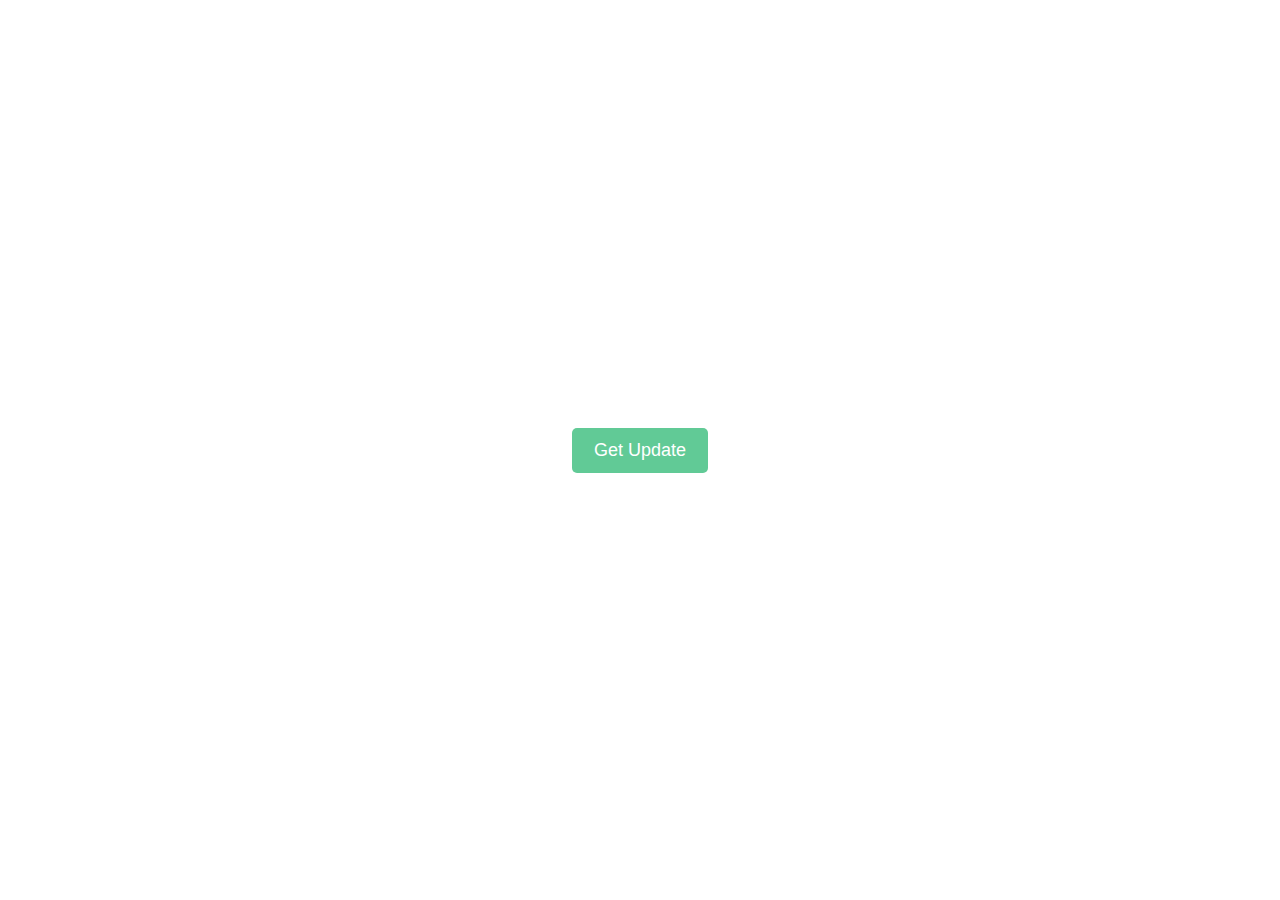
<file: 卡片弹出效果/index.html>
<!DOCTYPE html>
<html lang="zh">

<head>
    <meta charset="UTF-8">
    <meta http-equiv="X-UA-Compatible" content="IE=edge">
    <meta name="viewport" content="width=device-width, initial-scale=1.0">
    <title>卡片弹出效果</title>
    <link rel="stylesheet" href="./index.css">
    <script src="./index.js"></script>
</head>

<body>
    <div class="card">
        <span class="close">X</span>
        <h1>Hi Bob, Welcome.</h1>
        <h1>Get our latest promotion.</h1>
        <img src="./email.svg" alt="">
        <p>Lorem, ipsum dolor sit amet consectetur adipisicing elit. Nam, accusamus !</p>
        <button>subscribe</button>
    </div>
    <button class="getUpdate">Get Update</button>
</body>

</html>
</file>
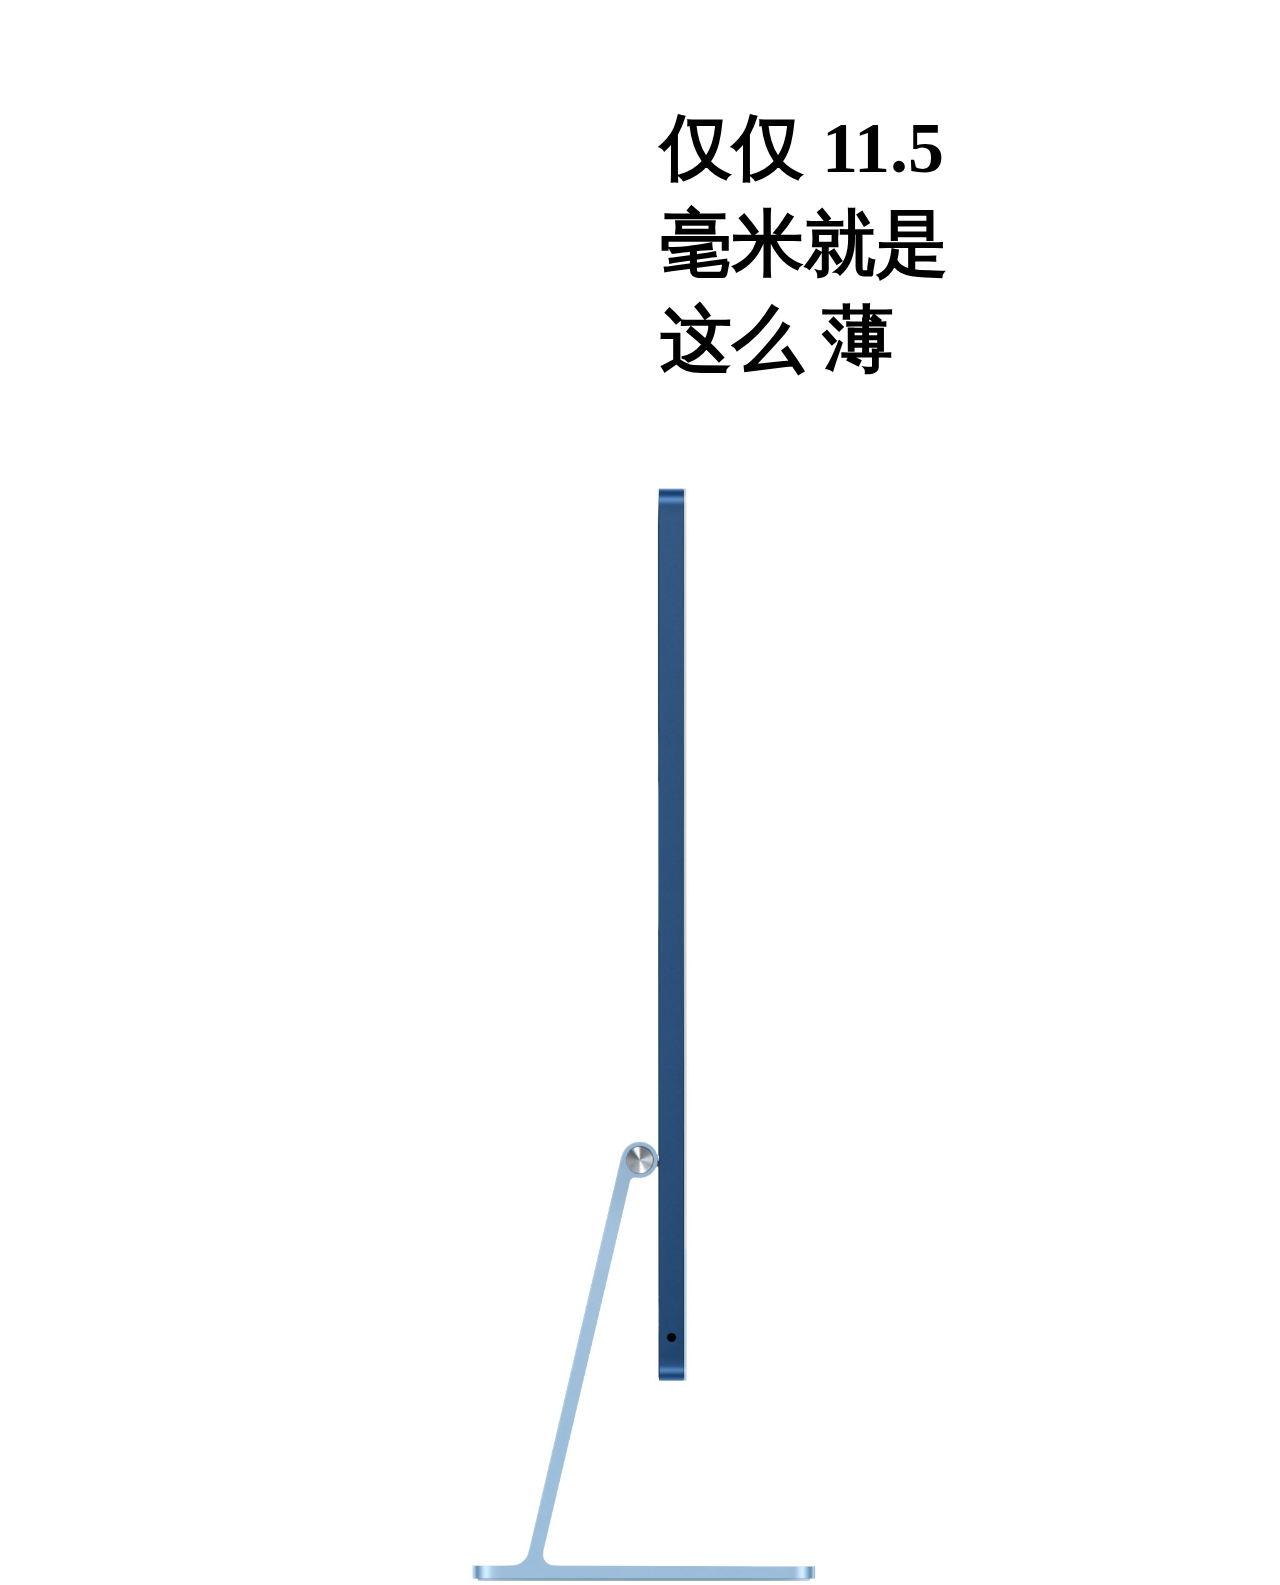
<file: 文字压缩/index.html>
<!DOCTYPE html>
<html lang="en">

<head>
    <meta charset="UTF-8">
    <meta http-equiv="X-UA-Compatible" content="IE=edge">
    <meta name="viewport" content="width=device-width, initial-scale=1.0">
    <title>文字压缩</title>
    <link rel="stylesheet" href="index.css">
    <script src="index.js"></script>
</head>

<body>
    <h2 class="title" style="--scale: 1">仅仅 11.5毫米就是这么 薄
    </h2>
    <div class="imgbox">
        <img src="./flow_startframe.jpg" alt="">
    </div>
</body>

</html>
</file>
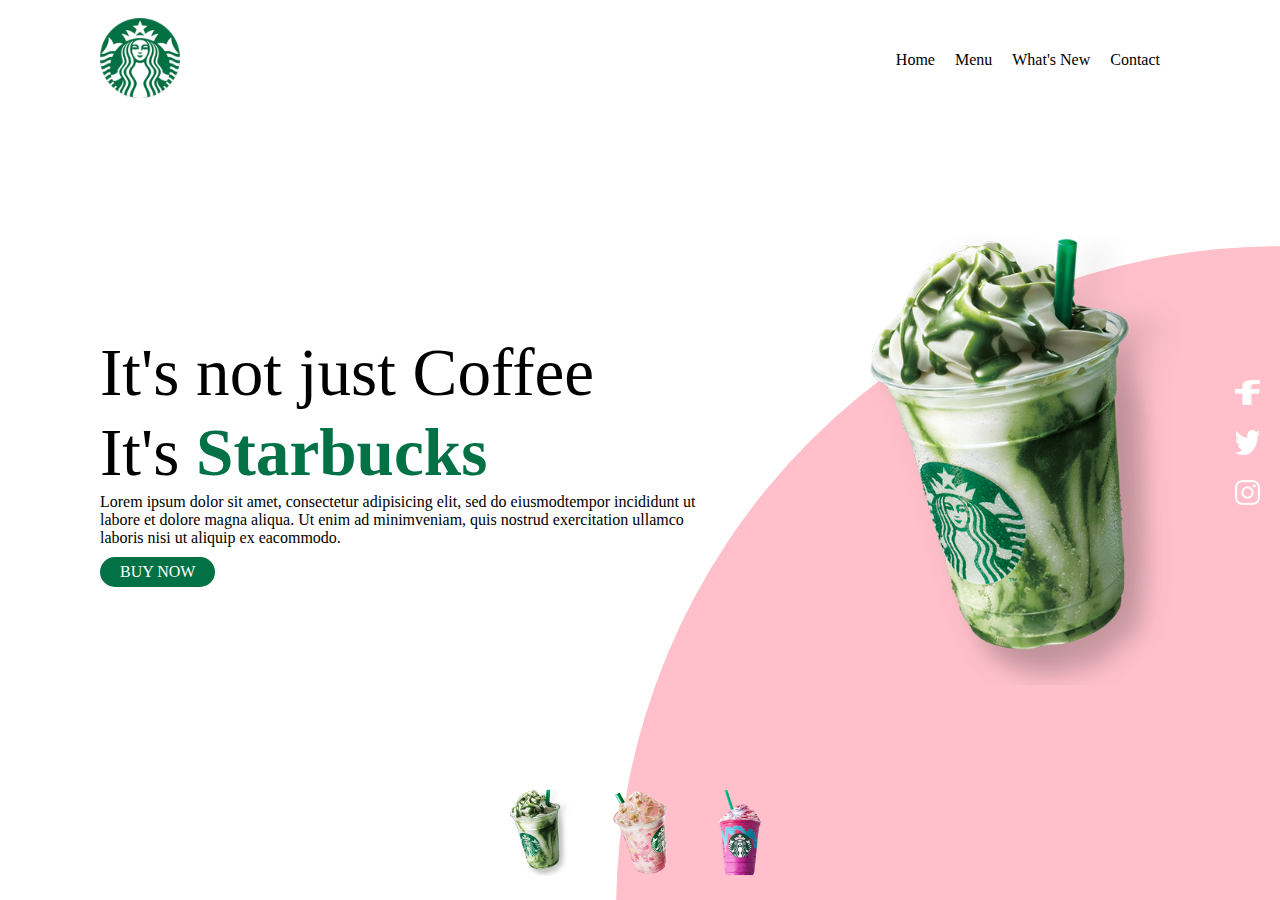
<file: 星巴克页面/index.html>
<!DOCTYPE html>
<html lang="en">

<head>
    <meta charset="UTF-8">
    <meta http-equiv="X-UA-Compatible" content="IE=edge">
    <meta name="viewport" content="width=device-width, initial-scale=1.0">
    <title>辛巴主页面</title>
    <link rel="stylesheet" href="index.css">
</head>

<body>
    <header>
        <a href="#"><img src="./images/logo.png" alt="" class="logo"></a>
        <ul>
            <li><a href="#">Home</a></li>
            <li><a href="#">Menu</a></li>
            <li><a href="#">What's New</a></li>
            <li><a href="#">Contact</a></li>
        </ul>
    </header>
    <section>
        <div class="content">
            <div>It's not just Coffee</div>
            <div>It's <span> Starbucks</span></div>
            <p>Lorem ipsum dolor sit amet, consectetur adipisicing elit, sed do eiusmodtempor incididunt ut labore et dolore magna aliqua. Ut enim ad minimveniam, quis nostrud exercitation ullamco laboris nisi ut aliquip ex eacommodo.
            </p>
            <a href="#">buy now</a>
        </div>
        <div class="cricle"></div>
        <img src="./images/img1.png" alt="" class="bigPic">
        <ul>
            <li><img src="./images/facebook.png" alt=""></li>
            <li><img src="./images/twitter.png" alt=""></li>
            <li><img src="./images/instagram.png" alt=""></li>
        </ul>
    </section>
    <ul class="small">
        <li><img src="./images/thumb1.png" alt="" onclick="changeImg('./images/img1.png','#027145')"></li>
        <li><img src="./images/thumb2.png" alt="" onclick="changeImg('./images/img2.png','#EBA5B8')"></li>
        <li><img src="./images/thumb3.png" alt="" onclick="changeImg('./images/img3.png','#93366C')"></li>
    </ul>
    <script>
        function changeImg(imgUrl, color) {
            document.querySelector('.bigPic').src = imgUrl;
            document.querySelector('.cricle').style.backgroundColor = color;
        }
    </script>
</body>

</html>
</file>
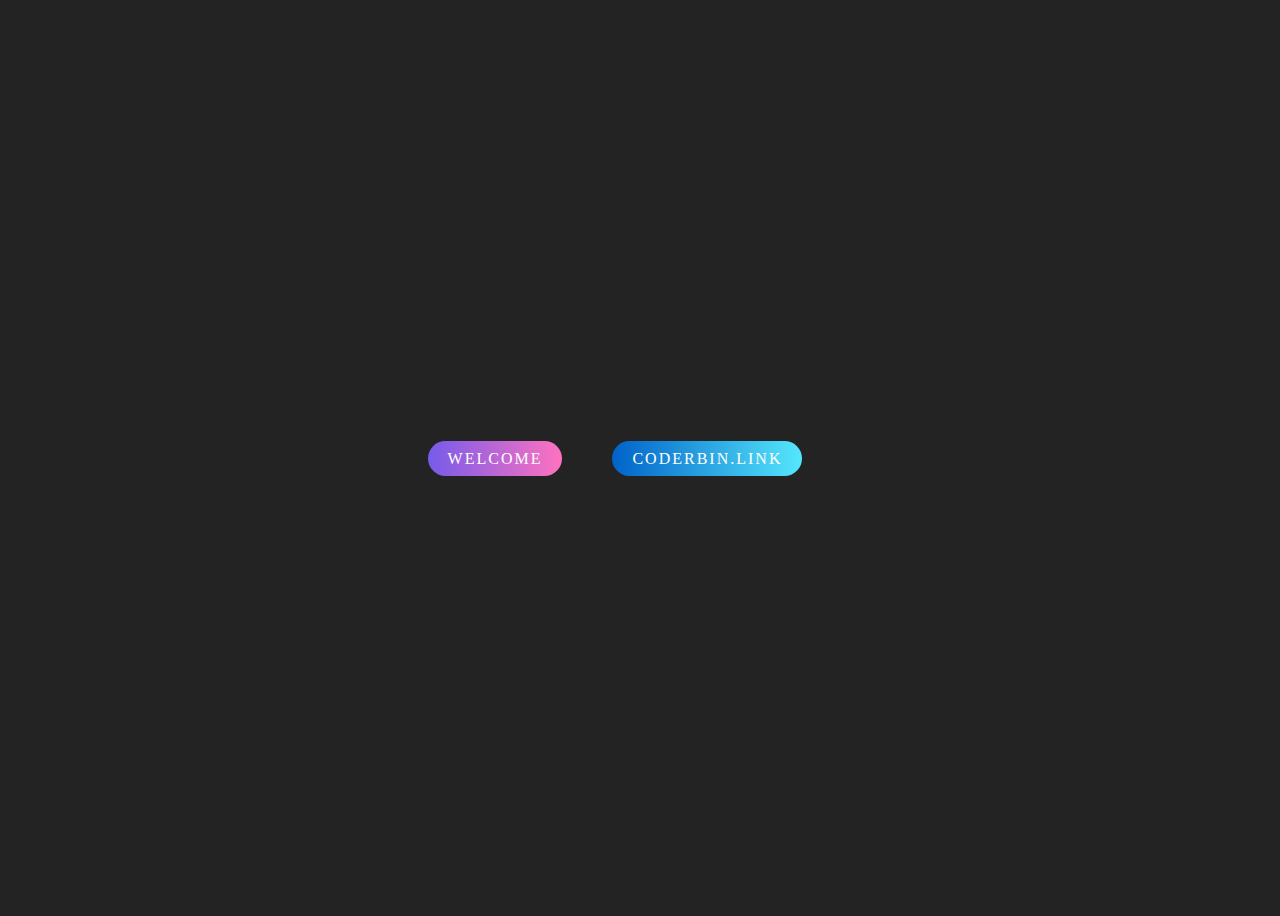
<file: 水波涟漪效果/index.html>
<!DOCTYPE html>
<html lang="zh">

<head>
    <meta charset="UTF-8">
    <meta http-equiv="X-UA-Compatible" content="IE=edge">
    <meta name="viewport" content="width=device-width, initial-scale=1.0">
    <title>水波涟漪效果</title>
    <link rel="stylesheet" href="index.css">
</head>

<body>
    <div class="box">
        <span>welcome</span>
        <span>coderbin.link</span>
    </div>
    <script>
        const spans = document.querySelectorAll('.box span');
        spans.forEach(span => {
            span.addEventListener('click', function(e) {
                let posX = e.pageX - e.target.offsetLeft;
                let posY = e.pageY - e.target.offsetTop;
                const i = document.createElement('i');
                i.style.left = posX + 'px';
                i.style.top = posY + 'px';
                this.appendChild(i);
                setTimeout(() => {
                    this.removeChild(i);
                }, 2000)

            })
        })
    </script>
</body>

</html>
</file>
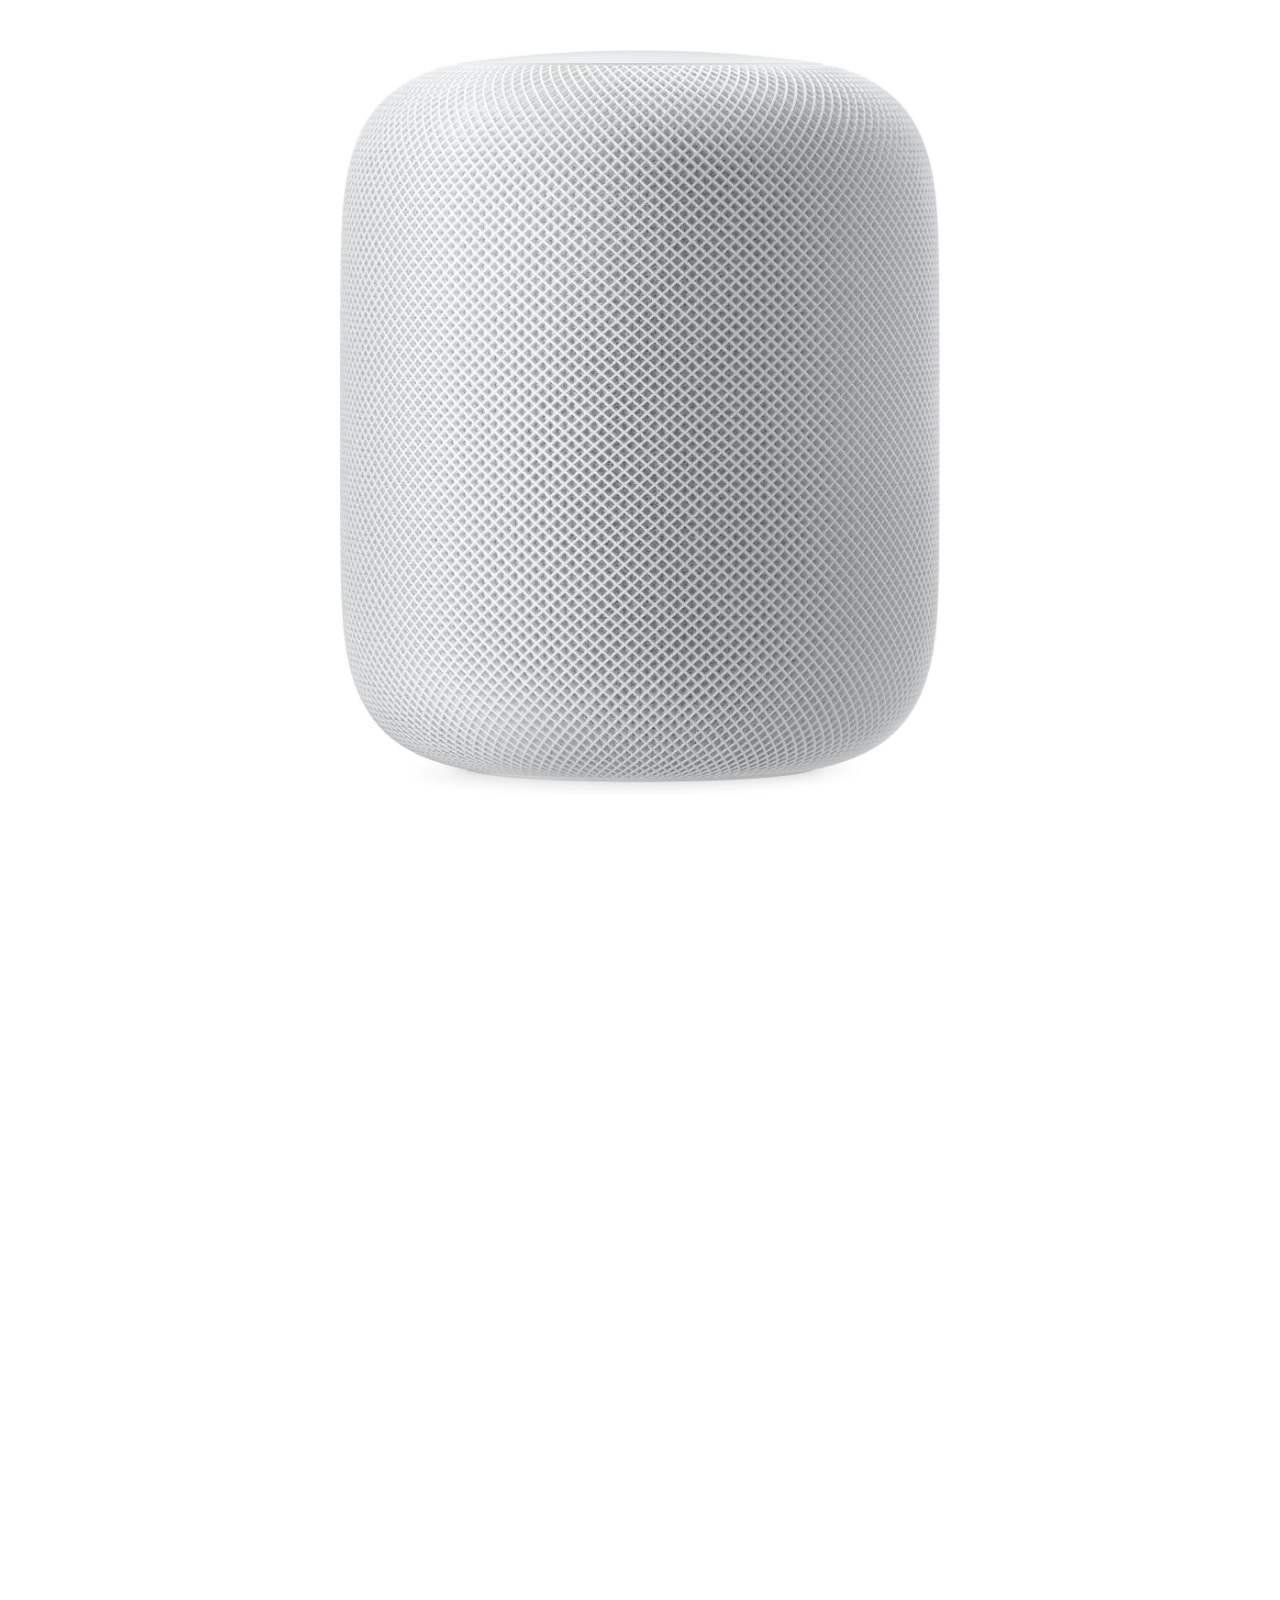
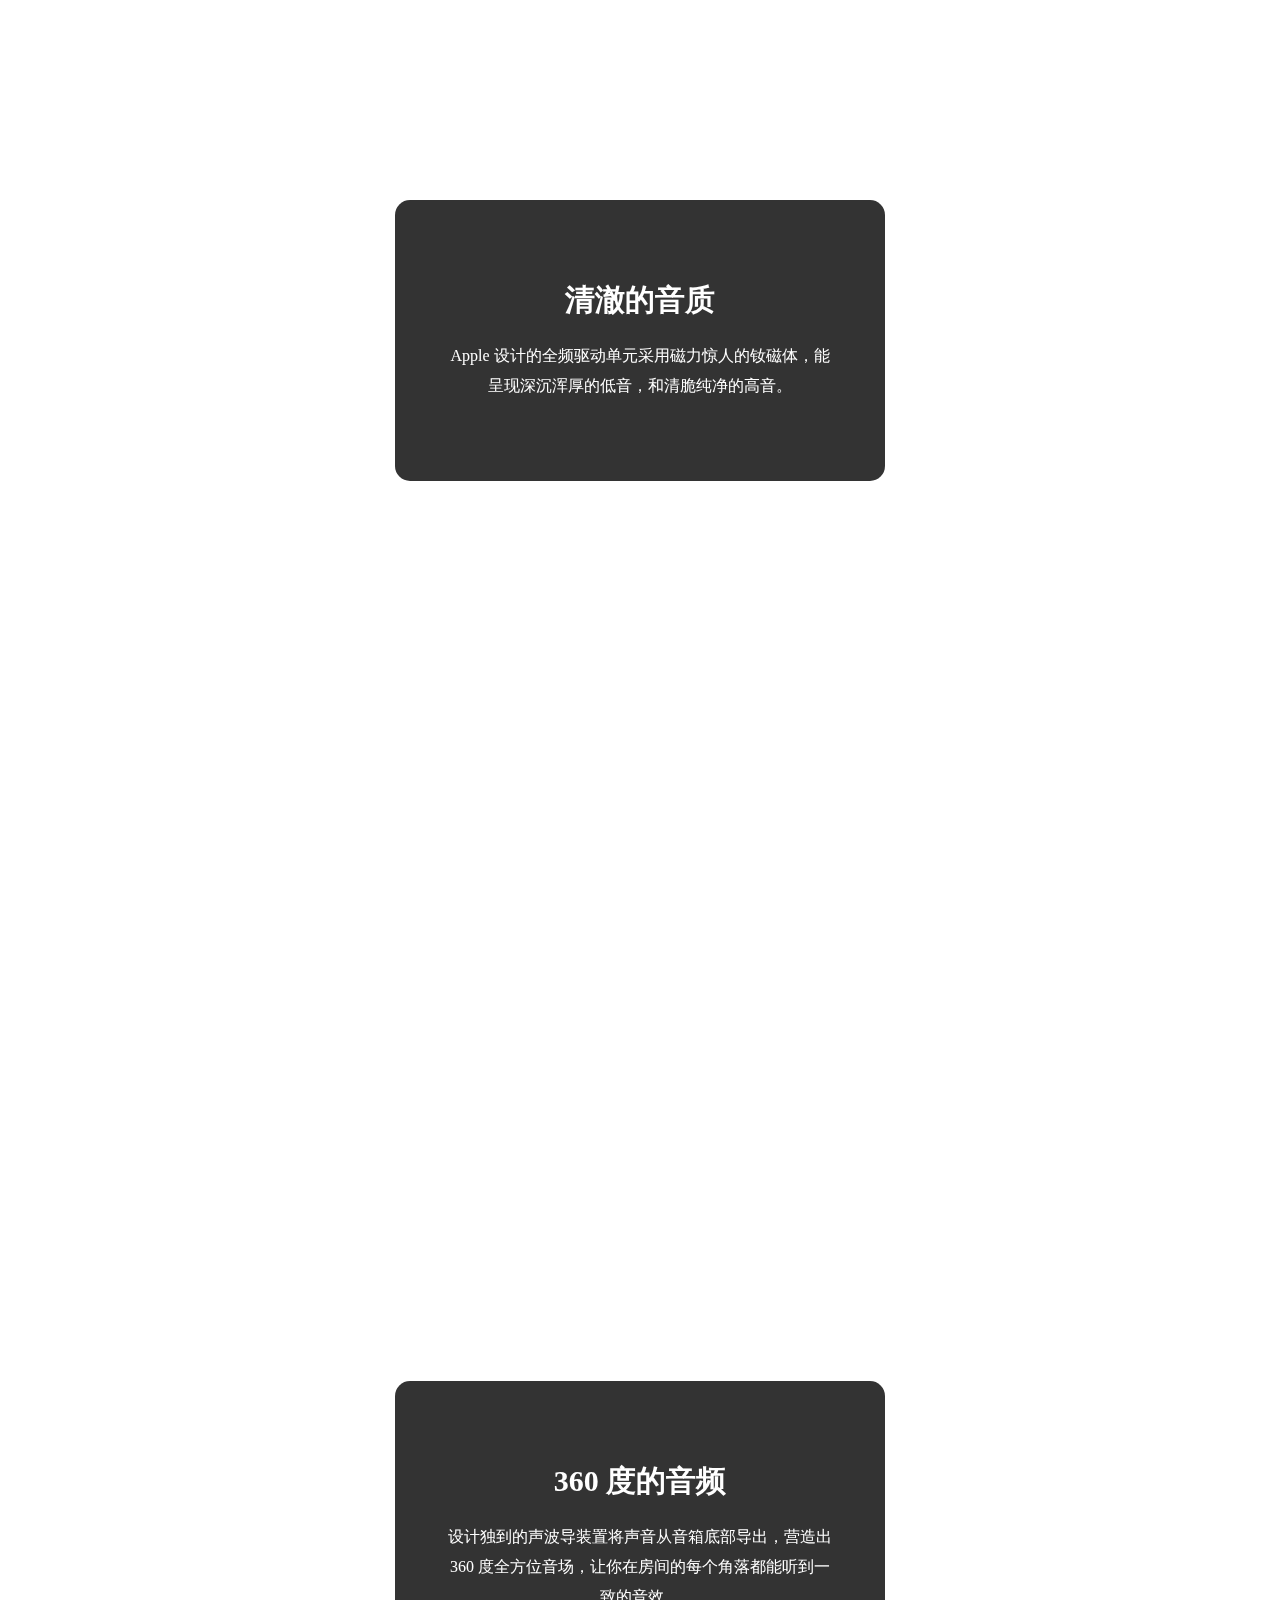
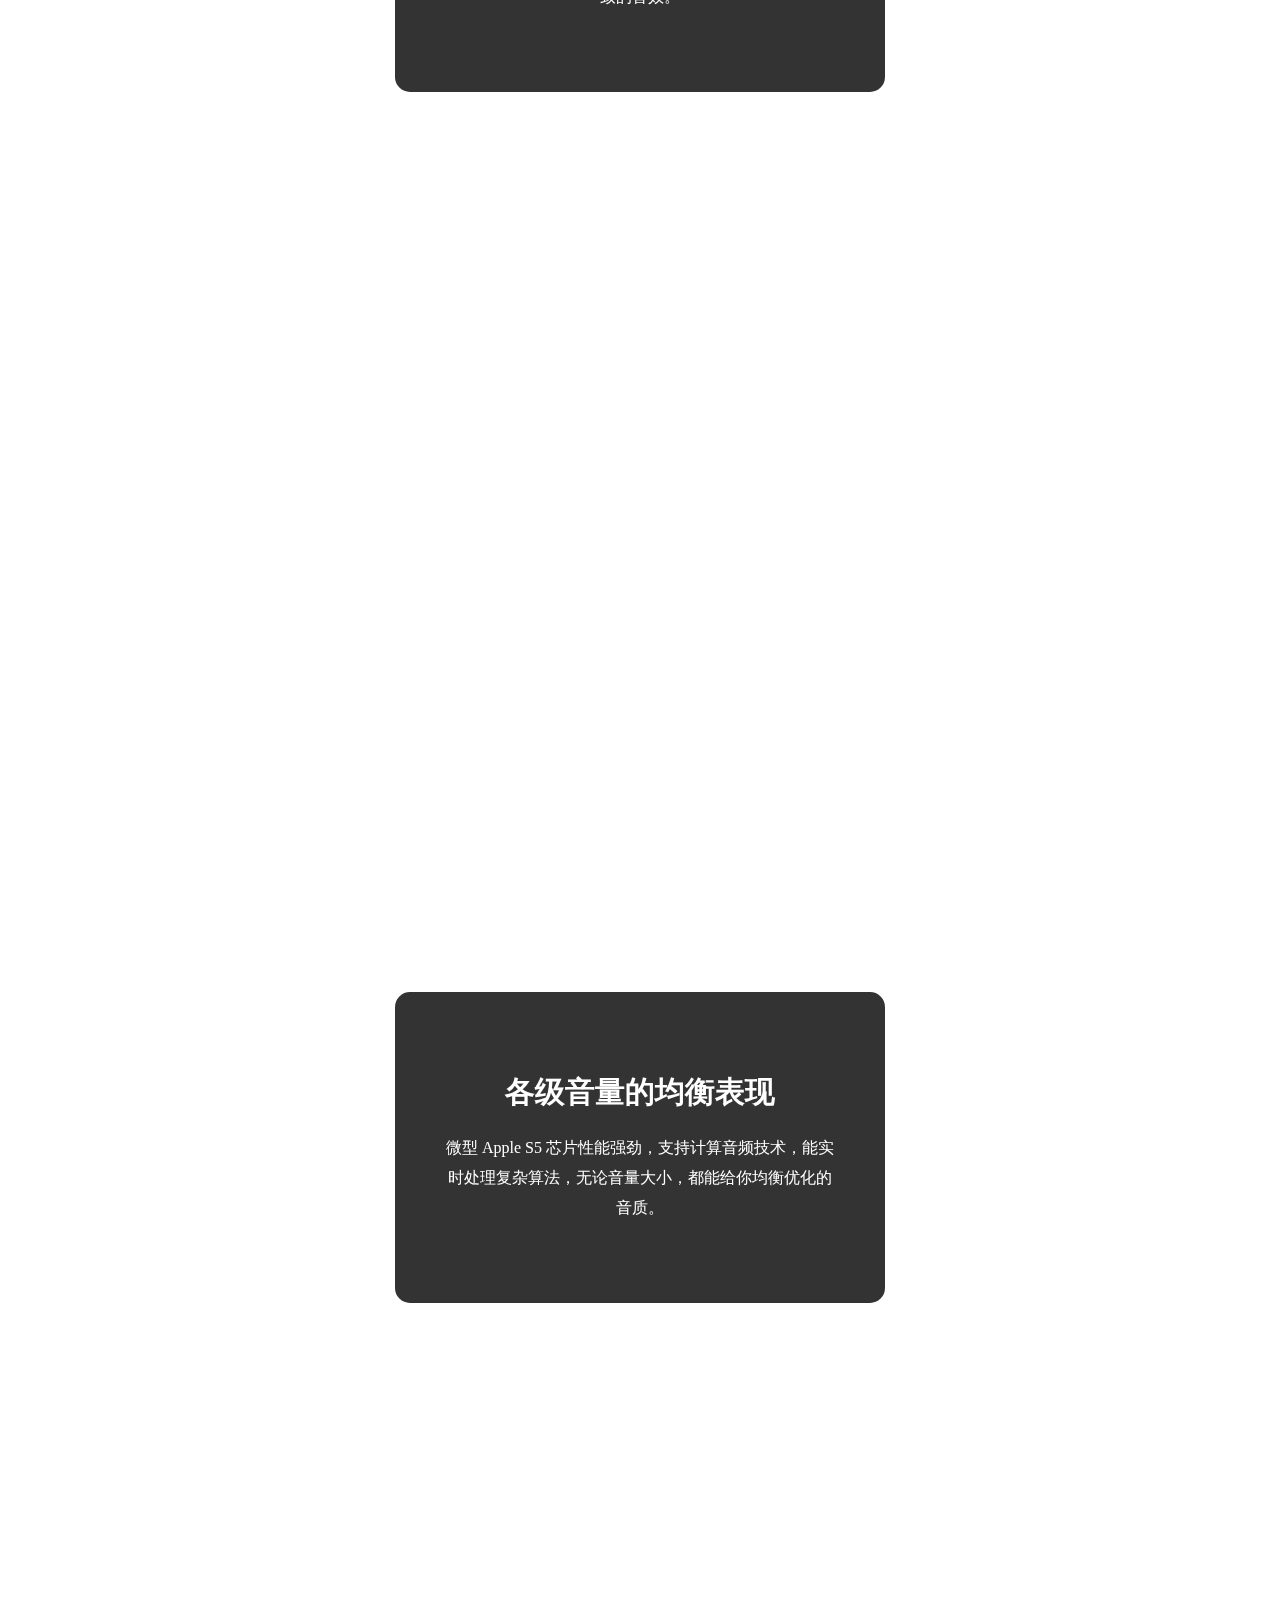
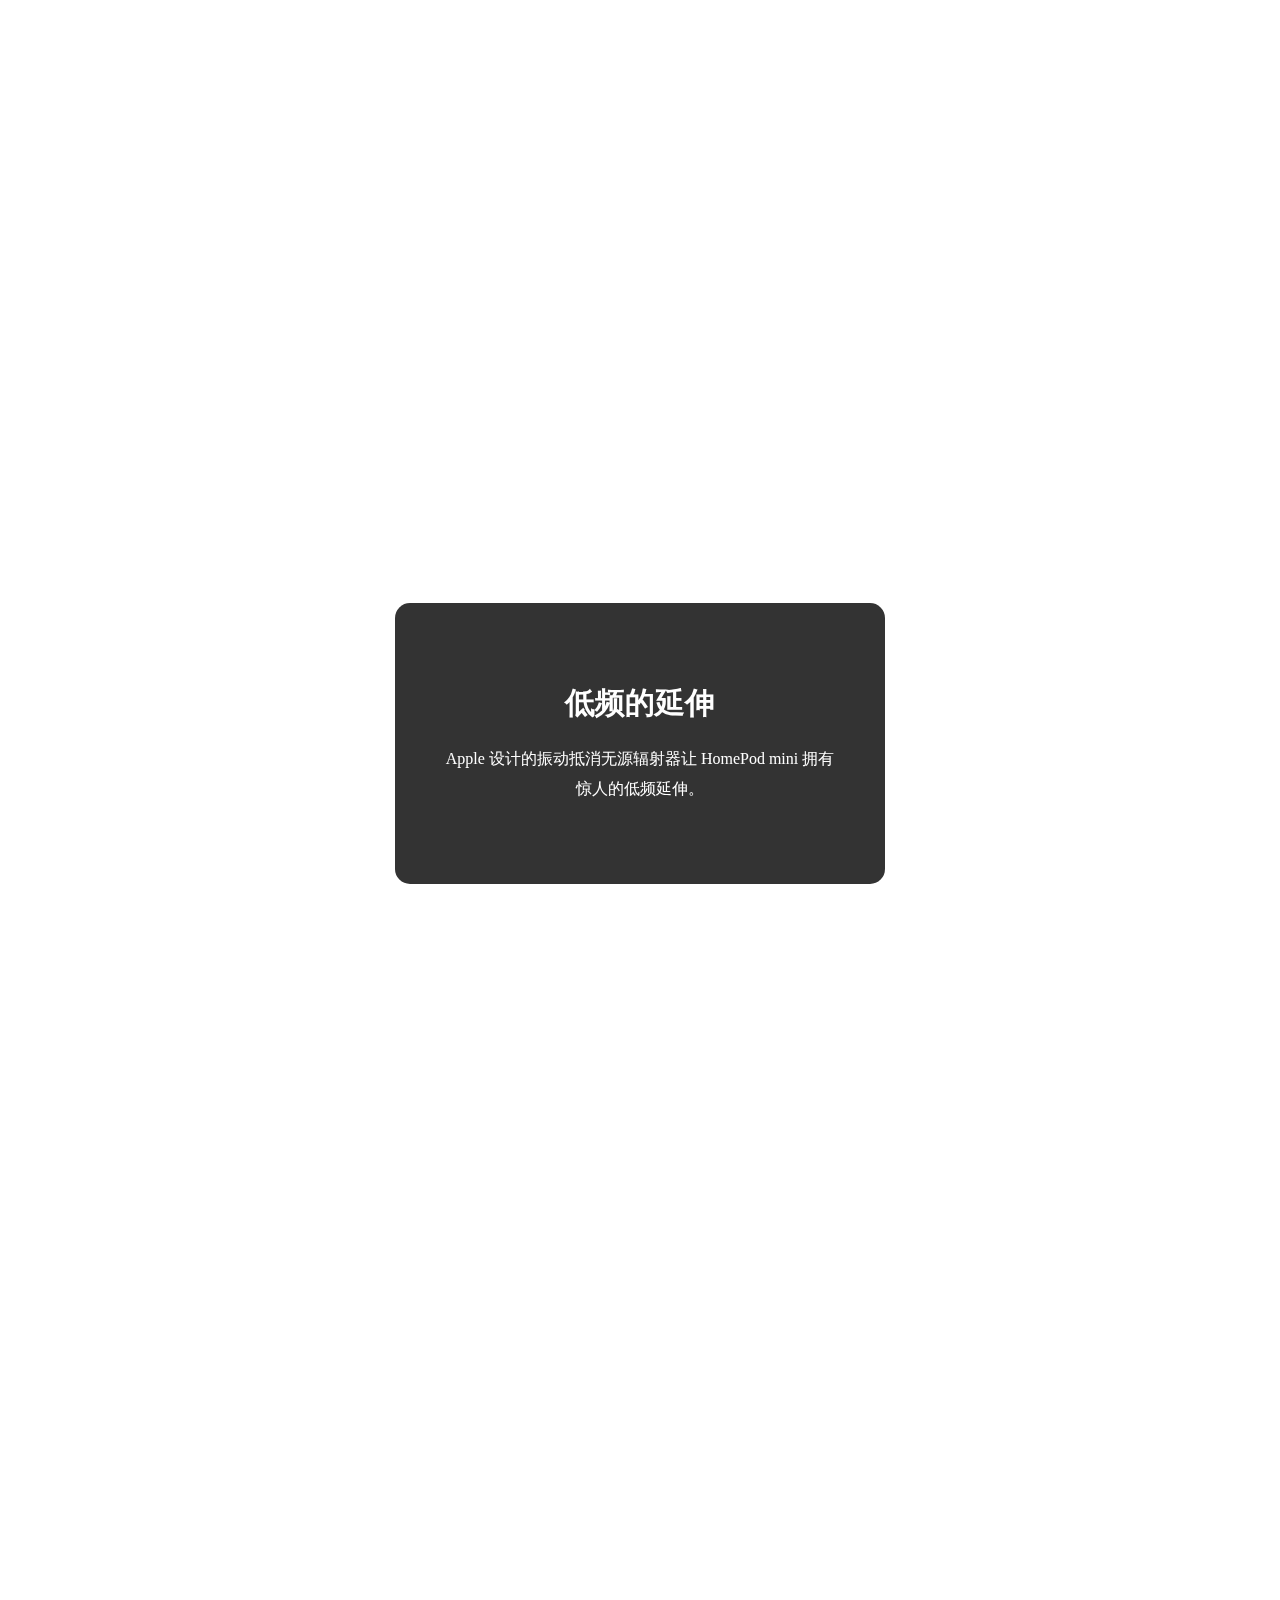
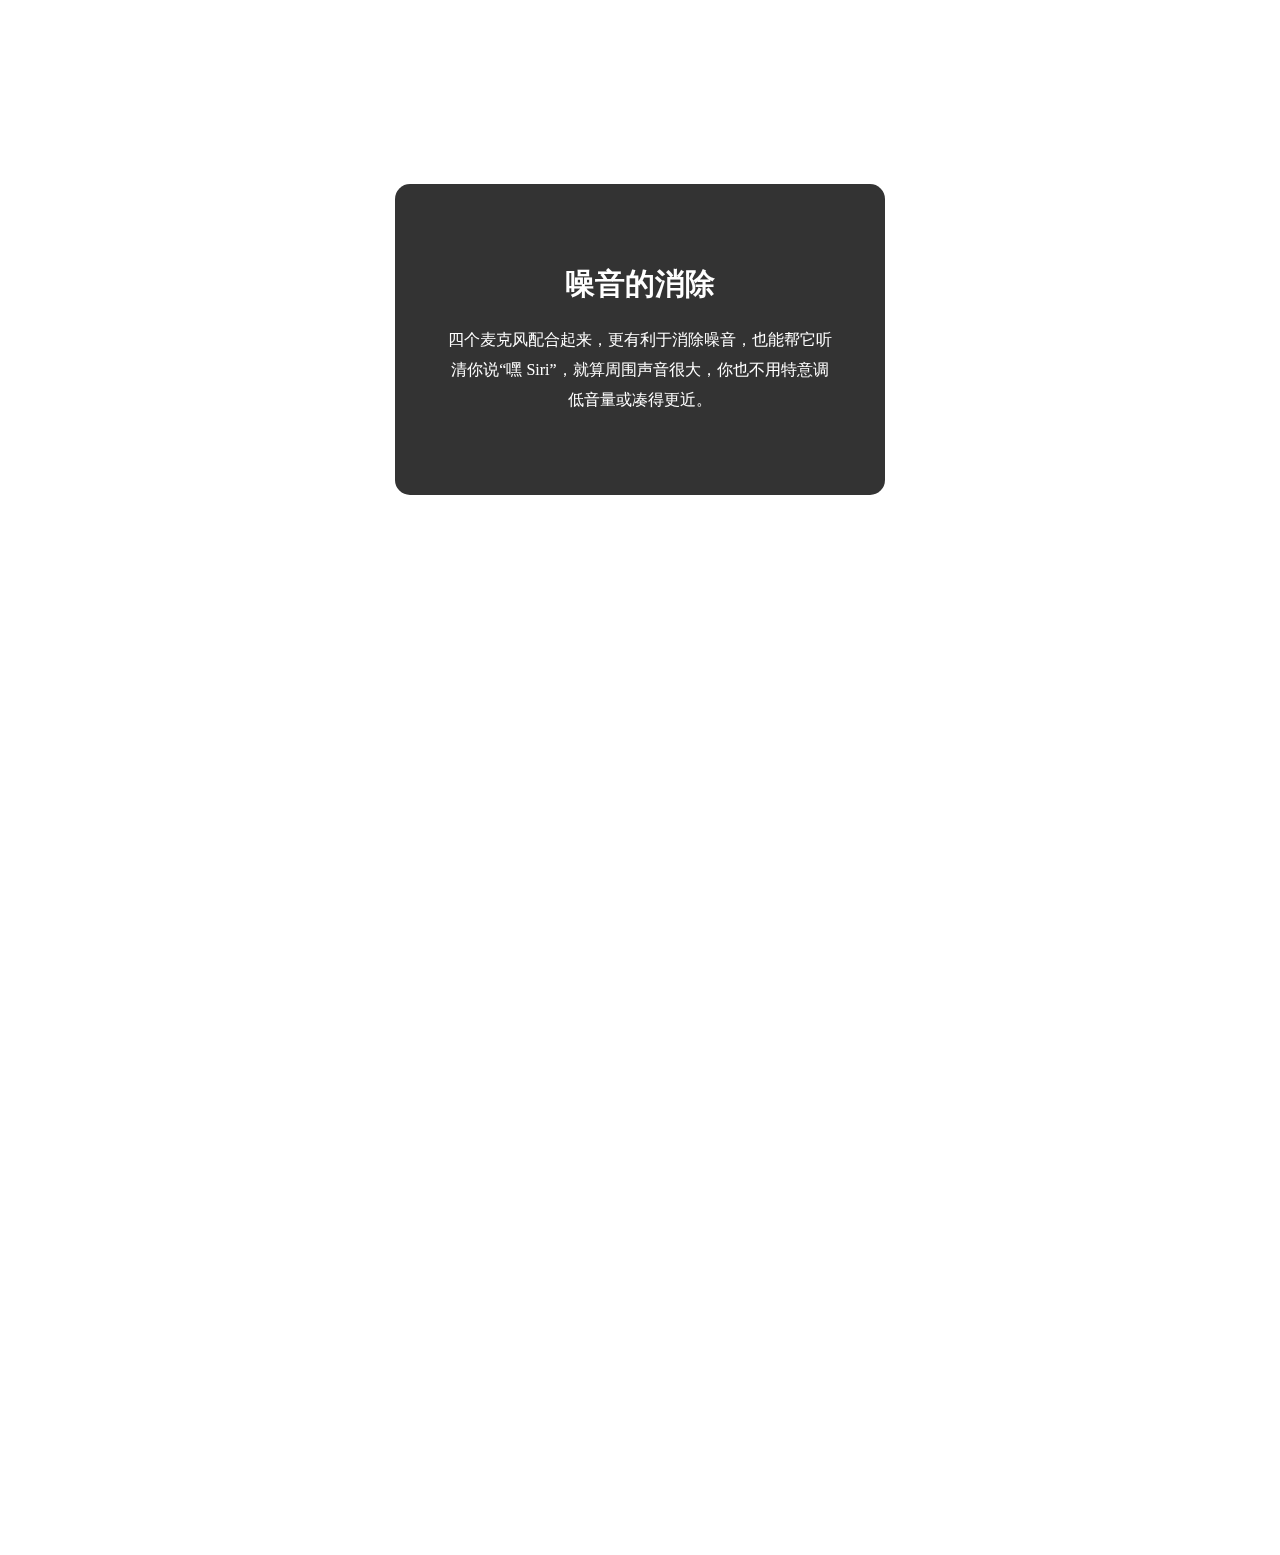
<file: 滚动渐变(Apple)/index.html>
<!DOCTYPE html>
<html lang="en">

<head>
    <meta charset="UTF-8">
    <meta http-equiv="X-UA-Compatible" content="IE=edge">
    <meta name="viewport" content="width=device-width, initial-scale=1.0">
    <title>滚动渐变(Apple)</title>
    <link rel="stylesheet" href="./index.css">
    <script src="./index.js"></script>
</head>

<body>
    <div class="big-box">
        <div class="img-box">
            <div class="background-head"></div>
            <div class="background-img01"></div>
            <div class="background-img02"></div>
            <div class="background-img03"></div>
            <div class="background-img04"></div>
            <div class="background-img05"></div>
            <div class="background-end"></div>
        </div>
        <div class="content-box">
            <div class="description">
                <h2>清澈的音质</h2>
                <p>Apple 设计的全频驱动单元采用磁力惊人的钕磁体，能呈现深沉浑厚的低音，和清脆纯净的高音。</p>
            </div>
            <div class="description">
                <h2>360 度的音频</h2>
                <p>设计独到的声波导装置将声音从音箱底部导出，营造出 360 度全方位音场，让你在房间的每个角落都能听到一致的音效。</p>
            </div>
            <div class="description">
                <h2>各级音量的均衡表现</h2>
                <p>微型 Apple S5 芯片性能强劲，支持计算音频技术，能实时处理复杂算法，无论音量大小，都能给你均衡优化的音质。</p>
            </div>
            <div class="description">
                <h2>低频的延伸</h2>
                <p>Apple 设计的振动抵消无源辐射器让 HomePod mini 拥有惊人的低频延伸。</p>
            </div>
            <div class="description">
                <h2>噪音的消除</h2>
                <p>四个麦克风配合起来，更有利于消除噪音，也能帮它听清你说“嘿 Siri”，就算周围声音很大，你也不用特意调低音量或凑得更近。</p>
            </div>
            <div class="description end"></div>
        </div>
    </div>
</body>

</html>
</file>
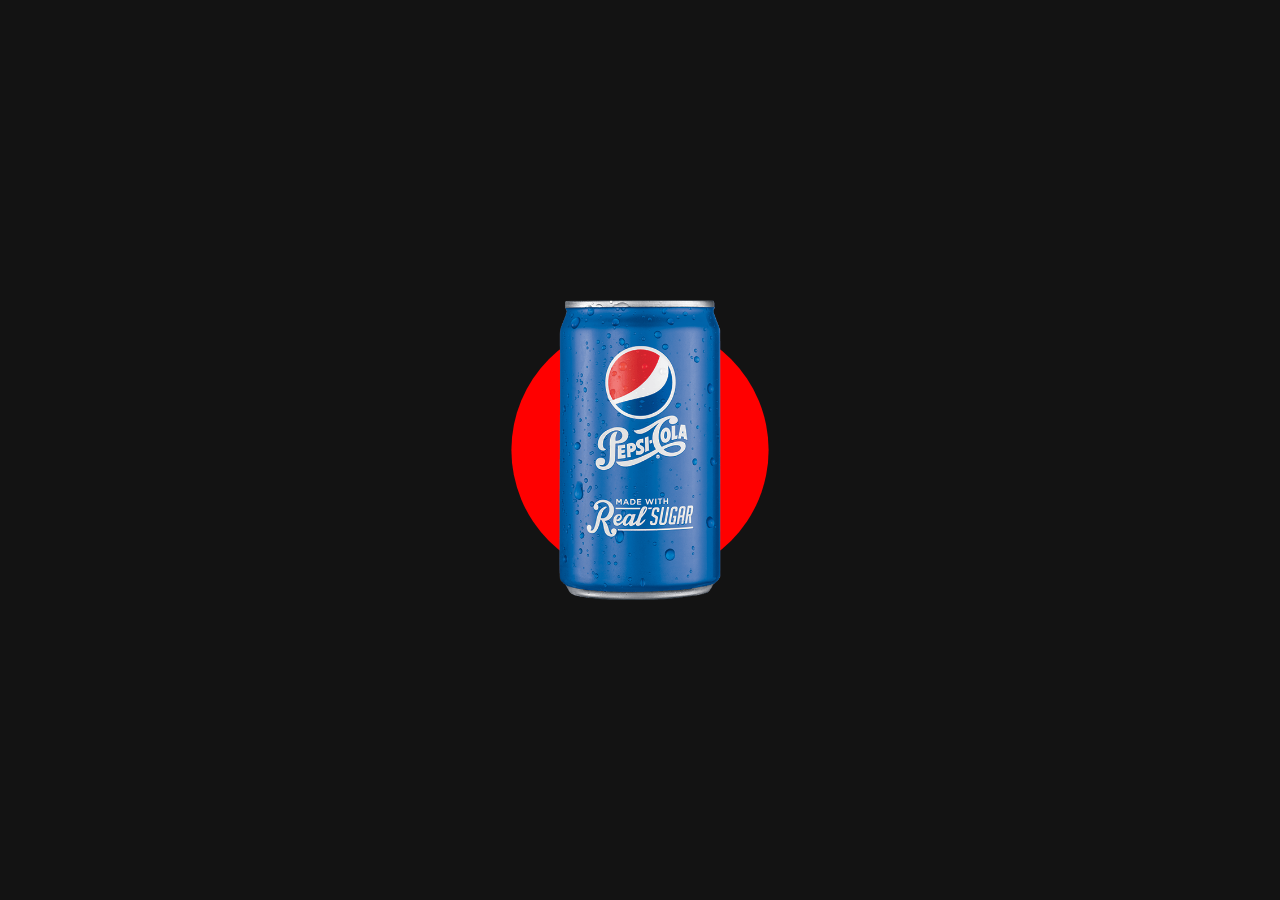
<file: 物品购买卡/index.html>
<!DOCTYPE html>
<html lang="zh">

<head>
    <meta charset="UTF-8">
    <meta http-equiv="X-UA-Compatible" content="IE=edge">
    <meta name="viewport" content="width=device-width, initial-scale=1.0">
    <title>可口可乐</title>
    <link rel="stylesheet" href="index.css">
</head>

<body>
    <div class="cart">
        <div class="circle"></div>
        <img src="./imgs/real-sugar.png" alt="">
        <div class="context">
            <h3>pepsi</h3>
            <p>This article is about the beverage. For its manufacturer, see PepsiCo. For other uses, see Pepsi disambiguation. Pepsi is a carbonated soft drink manufactured by PepsiCo. </p>
            <a href="#">buy now</a>
        </div>
    </div>
</body>

</html>
</file>
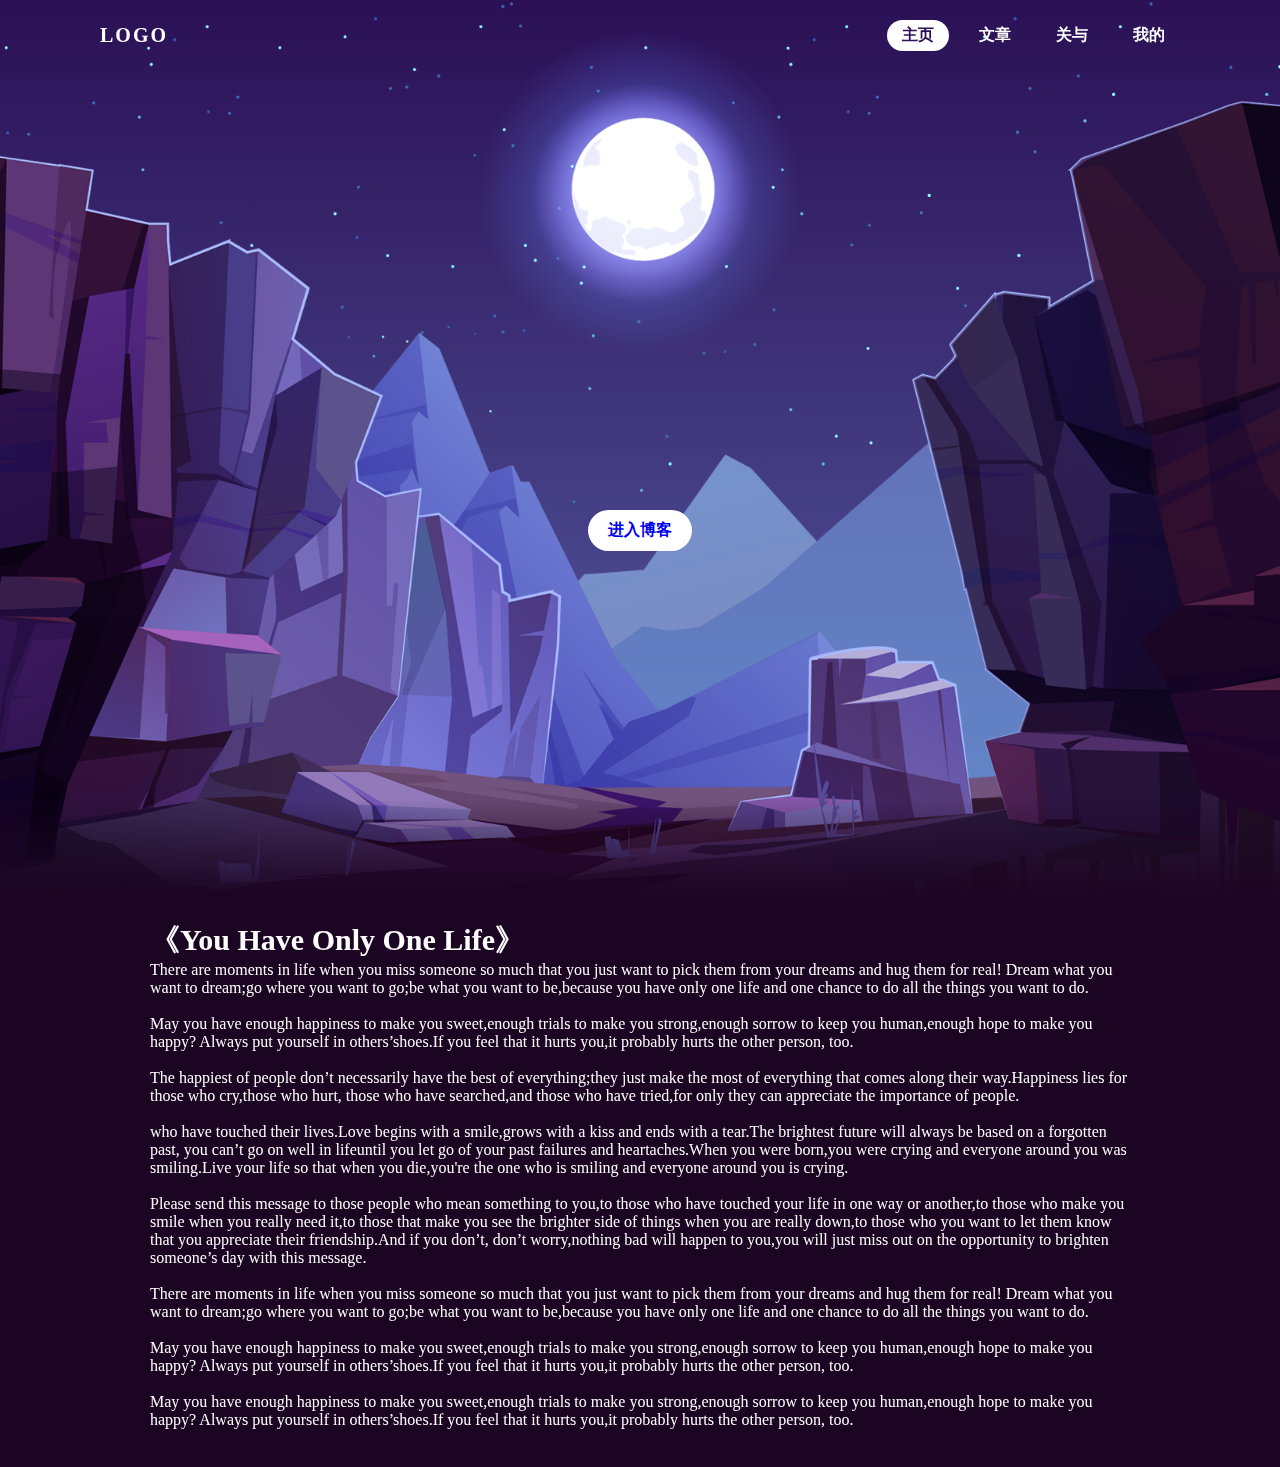
<file: 视觉差滑动/index.html>
<!DOCTYPE html>
<html lang="en">

<head>
    <meta charset="UTF-8">
    <meta http-equiv="X-UA-Compatible" content="IE=edge">
    <meta name="viewport" content="width=device-width, initial-scale=1.0">
    <title>视觉差滑动</title>
    <link rel="stylesheet" href="index.css">
</head>

<body>
    <header>
        <div id="logo">logo</div>
        <ul>
            <li class="active">主页</li>
            <li>文章</li>
            <li>关与</li>
            <li>我的</li>
        </ul>
    </header>
    <section>
        <img src="./images/stars.png" alt="" class="stars">
        <img src="./images/moon.png" alt="" class="moon">
        <div class="desc">HELLO WORD!</div>
        <a href="#title" class="btn">进入博客</a>
        <img src="./images/mountains_behind.png" alt="" class="mountains_behind">
        <img src="./images/mountains_front.png" alt="" class="mountains_front">
    </section>
    <script>
        const stars = document.querySelector('.stars');
        const moon = document.querySelector('.moon');
        const desc = document.querySelector('.desc');
        const btn = document.querySelector('.btn');
        const mountains_behind = document.querySelector('.mountains_behind');
        const mountains_front = document.querySelector('.mountains_front');
        window.addEventListener('scroll', function() {
            let value = window.scrollY;
            stars.style.left = value * 0.25 + 'px';
            moon.style.top = value * 1.05 + 'px';
            mountains_behind.style.top = value * 0.5 + 'px';
            desc.style.marginTop = value * 1.5 + "px";
            desc.style.marginRight = value * 2.5 + "px";
            btn.style.marginTop = value * 1.5 + "px";
        })
    </script>
    <div class="text" id="title">
        <h2>《You Have Only One Life》</h2>
        <p>There are moments in life when you miss someone so much that you just want to pick them from your dreams and hug them for real! Dream what you want to dream;go where you want to go;be what you want to be,because you have only one life and one
            chance to do all the things you want to do.<br/><br/> May you have enough happiness to make you sweet,enough trials to make you strong,enough sorrow to keep you human,enough hope to make you happy? Always put yourself in others’shoes.If you
            feel that it hurts you,it probably hurts the other person, too.<br/><br/> The happiest of people don’t necessarily have the best of everything;they just make the most of everything that comes along their way.Happiness lies for those who cry,those
            who hurt, those who have searched,and those who have tried,for only they can appreciate the importance of people.<br/><br/>who have touched their lives.Love begins with a smile,grows with a kiss and ends with a tear.The brightest future will
            always be based on a forgotten past, you can’t go on well in lifeuntil you let go of your past failures and heartaches.When you were born,you were crying and everyone around you was smiling.Live your life so that when you die,you're the one
            who is smiling and everyone around you is crying.<br/><br/>Please send this message to those people who mean something to you,to those who have touched your life in one way or another,to those who make you smile when you really need it,to
            those that make you see the brighter side of things when you are really down,to those who you want to let them know that you appreciate their friendship.And if you don’t, don’t worry,nothing bad will happen to you,you will just miss out on
            the opportunity to brighten someone’s day with this message.<br><br>There are moments in life when you miss someone so much that you just want to pick them from your dreams and hug them for real! Dream what you want to dream;go where you want
            to go;be what you want to be,because you have only one life and one chance to do all the things you want to do.<br/><br/> May you have enough happiness to make you sweet,enough trials to make you strong,enough sorrow to keep you human,enough
            hope to make you happy? Always put yourself in others’shoes.If you feel that it hurts you,it probably hurts the other person, too.<br/><br/>May you have enough happiness to make you sweet,enough trials to make you strong,enough sorrow to keep
            you human,enough hope to make you happy? Always put yourself in others’shoes.If you feel that it hurts you,it probably hurts the other person, too.<br/><br/>



        </p>
    </div>
</body>

</html>
</file>
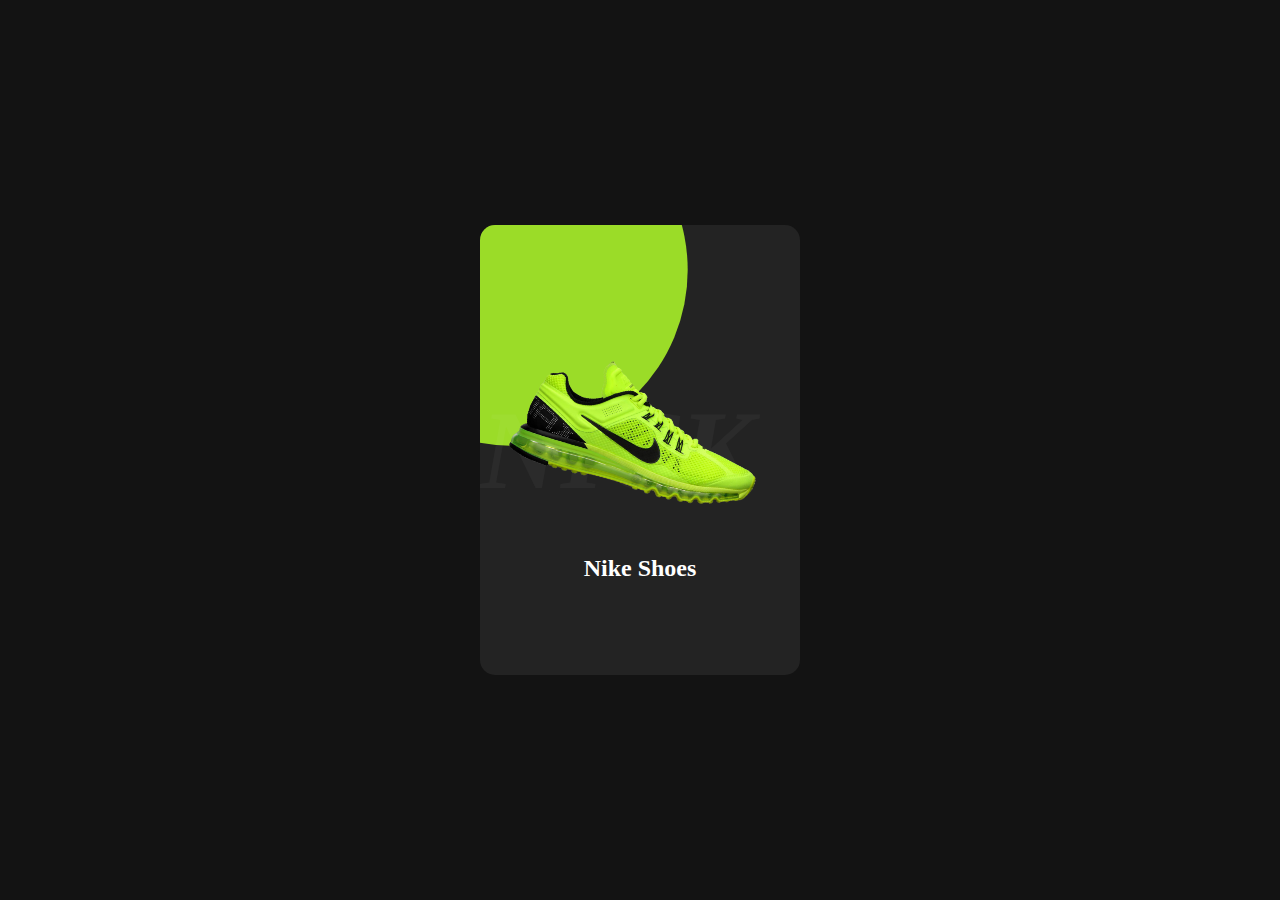
<file: 购物车卡片/index.html>
<!DOCTYPE html>
<html lang="en">

<head>
    <meta charset="UTF-8">
    <meta http-equiv="X-UA-Compatible" content="IE=edge">
    <meta name="viewport" content="width=device-width, initial-scale=1.0">

    <title>购物车卡片</title>
    <link rel="stylesheet" href="index.css">
</head>

<body>
    <div class="contantbox">
        <div class="goodcard">
            <div class="shoesbox">
                <img src="./img/nick.png" alt="">
            </div>
            <div class="selectbox">
                <h2>Nike Shoes</h2>
                <div class="shoes-size">Size:
                    <span>7</span>
                    <span>8</span>
                    <span>9</span>
                    <span>10</span>
                </div>
                <div class="shoes-color">Color:
                    <span></span>
                    <span></span>
                    <span></span>
                    <span></span>
                </div>
                <a href="#" class="by-btn">by now</a>
            </div>
        </div>
    </div>
</body>

</html>
</file>
<file: 卡片弹出效果/index.css>
* {
    padding: 0;
    margin: 0;
    box-sizing: border-box;
}

body {
    width: 100vw;
    height: 100vh;
    position: relative;
    display: flex;
    justify-content: center;
    align-items: center;
}

.card {
    position: absolute;
    top: 50%;
    left: 50%;
    transform: translate(-50%, -50%);
    width: 60%;
    max-width: 600px;
    height: 400px;
    padding: 20px;
    background-color: rgb(240, 246, 255);
    border-radius: 15px;
    display: none;
    align-items: center;
    flex-direction: column;
    box-shadow: 0px 0px 15px rgba(0, 0, 0, .2);
    animation: pop .5s ease;
}

@keyframes pop {
    0% {
        transform: translate(-50%, -50%) scaleY(0);
    }
}

.card .close {
    position: absolute;
    font-size: 20px;
    color: #A56E59;
    cursor: pointer;
    right: 30px;
    top: 20px;
}

.card h1 {
    font-size: 20px;
    margin: 10px 0;
    color: rgb(82, 66, 117);
}

.card p {
    text-align: center;
}

.card img {
    width: 100px;
    margin: 10px 0 20px;
}

.card p {
    color: rgb(126, 126, 126);
    padding: 10px 20px;
}

.card button {
    margin-top: 10px;
}

button {
    padding: 10px 20px;
    font-size: 18px;
    background: #61ca96;
    border-radius: 5px;
    color: white;
    border-color: transparent;
    cursor: pointer;
}
</file>
<file: 文字压缩/index.css>
body {
    height: 100vh;
}

.title {
    position: sticky;
    top: -1px;
    margin: 100px auto;
    font-size: 72px;
    transform: translateX(calc(50% + 20px)) scale(clamp(0.2, var(--scale), 1));
    transform-origin: left;
    width: 290px;
}

.imgbox {
    position: relative;
    width: 100%;
    overflow: hidden;
}

.imgbox img {
    width: 100%;
}
</file>
<file: 星巴克页面/index.css>
* {
    padding: 0;
    margin: 0;
    box-sizing: border-box;
}

body {
    width: 100vw;
    height: 100%;
}

header {
    position: absolute;
    width: 100%;
    top: 0;
    left: 0;
    display: flex;
    z-index: 3;
    box-sizing: border-box;
    margin-top: 20px;
    padding: 20px 100px;
    justify-content: space-between;
    height: 80px;
    align-items: center;
}

header .logo {
    max-width: 80px;
}

header ul {
    display: flex;
}

header ul li {
    list-style: none;
    margin-right: 20px;
}

header ul li a {
    color: #000;
    text-decoration: none;
}

.cricle {
    position: absolute;
    z-index: 1;
    left: 0;
    width: 100%;
    height: 100%;
    background-color: pink;
    clip-path: circle(60% at bottom right);
}

section {
    position: absolute;
    z-index: 2;
    width: 100%;
    height: 100%;
    display: flex;
    padding: 20px 100px 0;
    overflow: hidden;
    align-items: center;
}

section ul {
    position: absolute;
    list-style: none;
    z-index: 5;
    right: 20px;
    top: 50%;
    transform: translateY(-50%);
}

section ul li {
    line-height: 50px;
}

section ul li img {
    width: 25px;
    height: 25px;
    filter: invert(1);
}

.content {
    max-width: 600px;
}

.content div {
    font-size: 4.2em;
    line-height: 80px;
}

.content div span {
    font-weight: 700;
    color: #027145;
}

.content a {
    display: inline-block;
    text-decoration: none;
    padding: 6px 20px;
    border-radius: 30px;
    text-transform: uppercase;
    margin-top: 10px;
    color: #fff;
    background-color: #027145;
}

section img {
    position: relative;
    z-index: 2;
    max-height: 450px;
    margin-left: auto;
}

.small {
    position: absolute;
    z-index: 5;
    display: flex;
    left: 50%;
    transform: translateX(-50%);
    bottom: 20px;
}

.small li {
    display: inline-block;
    list-style: none;
    margin: 0 20px;
    transition-duration: .5s;
}

.small li:hover {
    transform: translateY(-15px);
}

.small li img {
    width: 60px;
}
</file>
<file: 水波涟漪效果/index.css>
body {
    height: 100vh;
    background-color: #232323;
    display: flex;
    justify-content: center;
    align-items: center;
}

.box {
    height: 100px;
    width: 100%;
    display: flex;
    align-items: center;
    justify-content: center;
}

.box span {
    position: relative;
    display: inline-block;
    height: 35px;
    line-height: 35px;
    color: #fff;
    text-transform: uppercase;
    padding: 0 20px;
    overflow: hidden;
    letter-spacing: 2px;
    margin-right: 50px;
    border-radius: 17.5px;
}

.box span:nth-child(1) {
    background: linear-gradient(to right, #755bea, #ff72c0);
}

.box span:nth-child(2) {
    background: linear-gradient(to right, #0162c8, #55e7fc);
}

.box span i {
    display: block;
    position: absolute;
    transform: translate(-50%, -50%);
    border-radius: 50%;
    background-color: #fff;
    animation: move 2s linear 0s 1;
    pointer-events: none;
}

@keyframes move {
    0% {
        width: 0;
        height: 0;
        opacity: .5;
    }
    100% {
        width: 500px;
        height: 500px;
        opacity: 0;
    }
}
</file>
<file: 滚动渐变(Apple)/index.css>
* {
    box-sizing: border-box;
    padding: 0;
    margin: 0;
}

html {
    user-select: none;
}

.big-box {
    position: relative;
    width: 100vw;
}

.img-box {
    position: sticky;
    top: 0;
    width: 100%;
    height: 100vh;
}

.img-box div {
    position: absolute;
    top: 50%;
    left: 50%;
    transform: translate(-50%, -50%);
    width: 600px;
    height: 800px;
    background-repeat: no-repeat;
    background-size: contain;
}

.content-box {
    padding-top: 100vh;
}

.description {
    position: relative;
    z-index: 1;
    width: 490px;
    padding: 80px 50px;
    background-color: rgba(0, 0, 0, .8);
    margin: 0 auto 100vh;
    border-radius: 15px;
    color: #fff;
    text-align: center;
}

.description h2 {
    margin-bottom: 20px;
    font-size: 30px;
}

.end {
    opacity: 0;
    margin-bottom: 0;
}

.description p {
    line-height: 30px;
}

.img-box .background-head,
.img-box .background-end {
    background-image: url(./img/homepod.jpg);
}

.img-box .background-img01 {
    background-image: url(./img/homepod_1.jpg);
    opacity: var(--part-1);
}

.img-box .background-img02 {
    background-image: url(./img/homepod_2.jpg);
    opacity: var(--part-2);
}

.img-box .background-img03 {
    background-image: url(./img/homepod_3.jpg);
    opacity: var(--part-3);
}

.img-box .background-img04 {
    background-image: url(./img/homepod_4.jpg);
    opacity: var(--part-4);
}

.img-box .background-end {
    opacity: var(--ending);
}
</file>
<file: 物品购买卡/index.css>
* {
    padding: 0;
    margin: 0;
}

body {
    height: 100vh;
    background-color: #131313;
    display: flex;
    box-sizing: border-box;
    justify-content: center;
    align-items: center;
}

.cart {
    position: relative;
    width: 450px;
    height: 260px;
}

.cart img {
    position: absolute;
    z-index: 1;
    height: 300px;
    left: 50%;
    top: 50%;
    transition-duration: 1s;
    transform: translate(-50%, -50%);
    pointer-events: none;
}

.cart:hover img {
    left: 74%;
}

.circle {
    position: absolute;
    width: 100%;
    height: 100%;
    border-radius: 15px;
    overflow: hidden;
}

.circle::after {
    content: "";
    width: 100%;
    height: 100%;
    display: inline-block;
    background-color: red;
    transition-duration: 1s;
    clip-path: circle(35% at 50% 50%);
}

.cart:hover .circle::after {
    clip-path: circle(100% at 50% 50%);
    background-color: #0077B8;
}

.context {
    position: absolute;
    width: 45%;
    left: 50%;
    transform: translateX(-50%);
    color: #fff;
    transition-duration: 1s;
    opacity: 0;
    visibility: hidden;
    padding: 10px 10px 10px 30px;
    text-transform: uppercase;
}

.cart:hover .context {
    left: 27%;
    opacity: 1;
    visibility: visible;
}

.context h3 {
    padding: 10px 0;
}

.context p {
    font-size: .8em;
    line-height: 1.5em;
}

.context a {
    padding: 5px 10px;
    font-size: .8em;
    display: inline-block;
    font-weight: 700;
    border-radius: 10px;
    text-decoration: none;
    margin-top: 15px;
    background-color: #fff;
    color: #131313;
}

@media screen and (max-width:990px) {
    .cart {
        max-width: 300px;
    }
    .cart:hover {
        height: 600px;
    }
    .circle::after {
        clip-path: circle(45% at 50% 50%);
    }
    .cart .context {
        width: 60%;
    }
    .cart:hover .context {
        left: 50%;
        padding: 10px 10px 10px 10px;
    }
    .cart:hover img {
        top: 72%;
        left: 50%;
    }
}
</file>
<file: 视觉差滑动/index.css>
* {
    padding: 0;
    margin: 0;
}

body {
    min-height: 100vh;
    background: linear-gradient(#2b1055, #7597de);
    scroll-behavior: smooth;
}

header {
    position: absolute;
    top: 0;
    left: 0;
    width: 100%;
    z-index: 10;
    padding: 20px 100px;
    box-sizing: border-box;
    display: flex;
    justify-content: space-between;
    align-items: center;
    color: #fff;
}

header #logo {
    font-size: 20px;
    font-weight: 700;
    text-transform: uppercase;
    letter-spacing: 2px;
}

header ul {
    list-style: none;
    display: flex;
    justify-content: center;
    align-items: center;
}

header ul li {
    font-weight: 600;
    margin-left: 15px;
    transition: all .5s linear;
    padding: 5px 15px;
    border-radius: 20px;
}

header ul li:hover {
    background: #fff;
    color: #2b1055;
}

header ul li.active {
    background: #fff;
    color: #2b1055;
}

section {
    position: relative;
    width: 100%;
    overflow: hidden;
    height: 100vh;
    color: #fff;
    display: flex;
    justify-content: center;
    align-items: center;
}

section .desc {
    position: absolute;
    z-index: 5;
    font-size: 70px;
    font-weight: 700;
    right: -350px;
    white-space: nowrap;
}

section .btn {
    position: absolute;
    z-index: 5;
    padding: 10px 20px;
    font-weight: 600;
    transform: translateY(80px);
    background-color: #fff;
    border-radius: 30px;
    text-decoration: none;
}

section::after {
    content: '';
    display: block;
    position: absolute;
    width: 100%;
    height: 100px;
    bottom: 0;
    left: 0;
    background: linear-gradient(to top, #1c0522, transparent);
    z-index: 7;
}

section img {
    width: 100%;
    height: 100%;
    position: absolute;
    top: 0;
    left: 0;
    right: 0;
    object-fit: cover;
    pointer-events: none;
}

.stars {
    z-index: 1;
}

.moon {
    z-index: 2;
    mix-blend-mode: screen;
}

.mountains_behind {
    z-index: 4;
}

.mountains_front {
    z-index: 5;
}

.text {
    color: #fff;
    padding: 20px 150px;
    background-color: #1c0522;
}

.text h2 {
    font-size: 30px;
    font-weight: 600;
}
</file>
<file: 购物车卡片/index.css>
* {
    padding: 0;
    margin: 0;
}

body {
    height: 100vh;
    background-color: #131313;
}

.contantbox {
    width: 100%;
    height: 100%;
    display: flex;
    justify-content: center;
    align-items: center;
}

.goodcard {
    position: relative;
    overflow: hidden;
    width: 320px;
    height: 450px;
    background-color: #232323;
    border-radius: 15px;
}

.goodcard::before {
    content: '';
    display: inline-block;
    position: absolute;
    width: 100%;
    height: 100%;
    background-color: #9bdc28;
    top: 0;
    transition-duration: .5s;
    clip-path: circle(45% at 10% 10%);
}

.goodcard::after {
    position: absolute;
    z-index: 1;
    top: 50%;
    transform: translateY(-50%);
    content: 'nick';
    color: rgba(255, 255, 255, .04);
    text-transform: uppercase;
    font-size: 7em;
    font-weight: 800;
    font-style: italic;
}

.goodcard:hover::before {
    clip-path: circle(49.5% at 27% 19%);
}

.shoesbox {
    height: 100%;
    text-align: center;
    position: relative;
    z-index: 2;
    display: flex;
    justify-content: center;
    align-items: center;
    transform: translateY(-5%) rotate(15deg);
    transition-duration: .5s;
}

.goodcard:hover .shoesbox {
    transform: translateY( -20%) rotate(15deg);
}

.shoesbox img {
    width: 80%;
}

.selectbox {
    position: absolute;
    width: 100%;
    height: 120px;
    bottom: 0;
    z-index: 3;
    color: #fff;
    transition-duration: 1s;
    text-align: center;
}

.goodcard:hover .selectbox {
    height: 190px;
}

.selectbox h2 {
    font-weight: 700;
}

.shoes-size,
.shoes-color {
    opacity: 0;
    visibility: hidden;
    margin: 15px 0;
    transition-duration: 1s;
}

.goodcard:hover .shoes-size {
    transition-delay: .5s;
}

.goodcard:hover .shoes-color {
    transition-delay: .6s;
}

.goodcard:hover .shoes-size,
.goodcard:hover .shoes-color {
    opacity: 1;
    visibility: visible;
}

.shoes-size span,
.shoes-color span {
    display: inline-block;
    vertical-align: middle;
    margin: 0 3px;
    width: 24px;
    height: 24px;
}

.shoes-size span {
    font-weight: 600;
    line-height: 24px;
    color: #131313;
    text-align: center;
    border-radius: 5px;
    background-color: #fff;
}

.shoes-color span {
    border-radius: 50%;
}

.shoes-color span:nth-child(1) {
    background-color: #9bdc28;
}

.shoes-color span:nth-child(2) {
    background-color: #E0E0E0;
}

.shoes-color span:nth-child(3) {
    background-color: #007ACC;
}

.shoes-color span:nth-child(4) {
    background-color: #E37831;
}

.by-btn {
    display: inline-block;
    text-decoration: none;
    text-transform: uppercase;
    font-weight: 700;
    padding: 5px 15px;
    background-color: #fff;
    color: #C46C62;
    border-radius: 15px;
    opacity: 0;
    visibility: hidden;
    transition-duration: 1s;
}

.goodcard:hover .by-btn {
    opacity: 1;
    visibility: visible;
    transition-delay: .7s;
}
</file>
